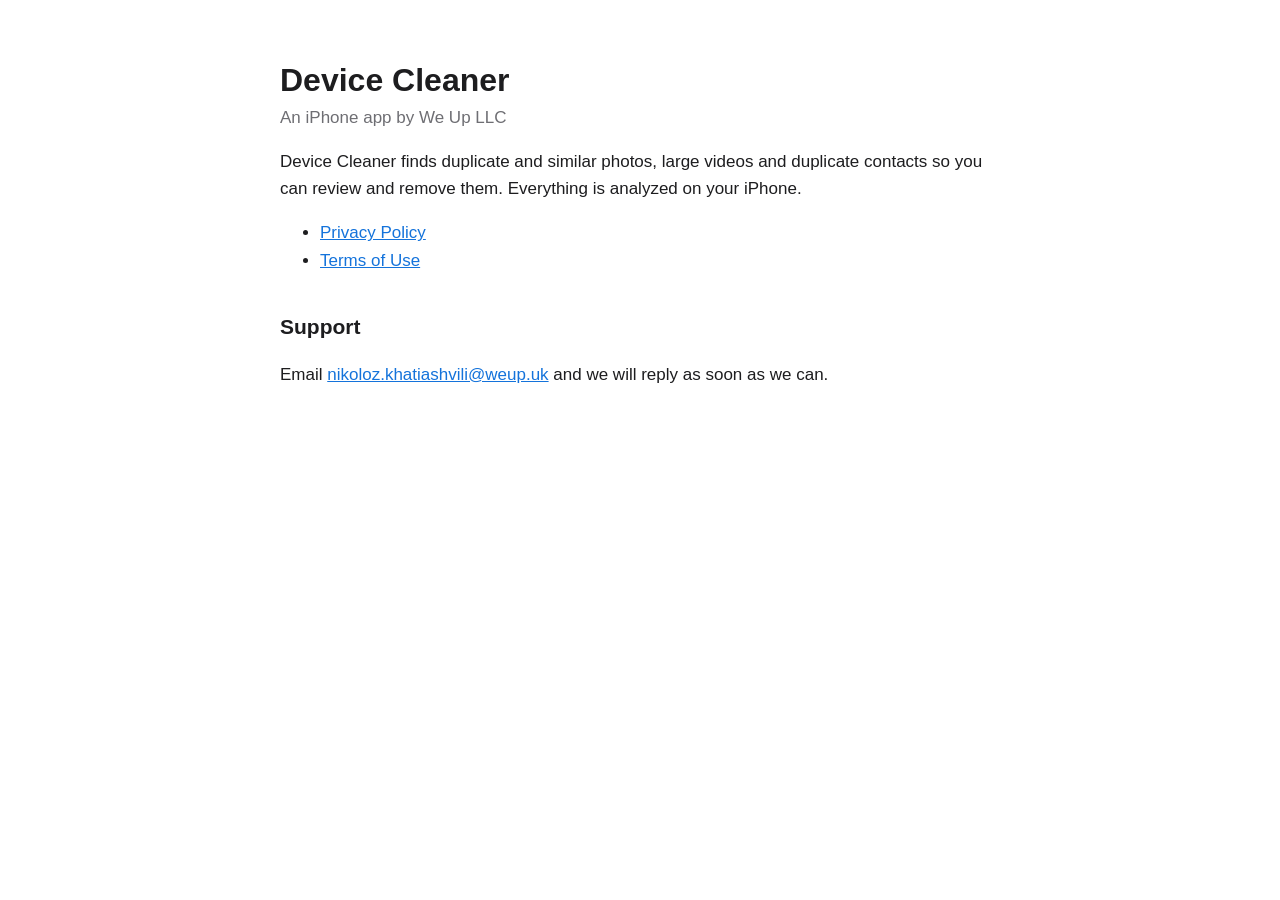
<file: index.html>
<!DOCTYPE html>
<html lang="en"><head><meta charset="utf-8"><meta name="viewport" content="width=device-width,initial-scale=1">
<title>Device Cleaner by We Up LLC</title><link rel="stylesheet" href="style.css"></head><body>
<h1>Device Cleaner</h1>
<p class="meta">An iPhone app by We Up LLC</p>
<p>Device Cleaner finds duplicate and similar photos, large videos and duplicate contacts so you can review and remove them. Everything is analyzed on your iPhone.</p>
<ul>
<li><a href="privacy.html">Privacy Policy</a></li>
<li><a href="terms.html">Terms of Use</a></li>
</ul>
<h2>Support</h2>
<p>Email <a href="mailto:nikoloz.khatiashvili@weup.uk">nikoloz.khatiashvili@weup.uk</a> and we will reply as soon as we can.</p>
</body></html>
</file>
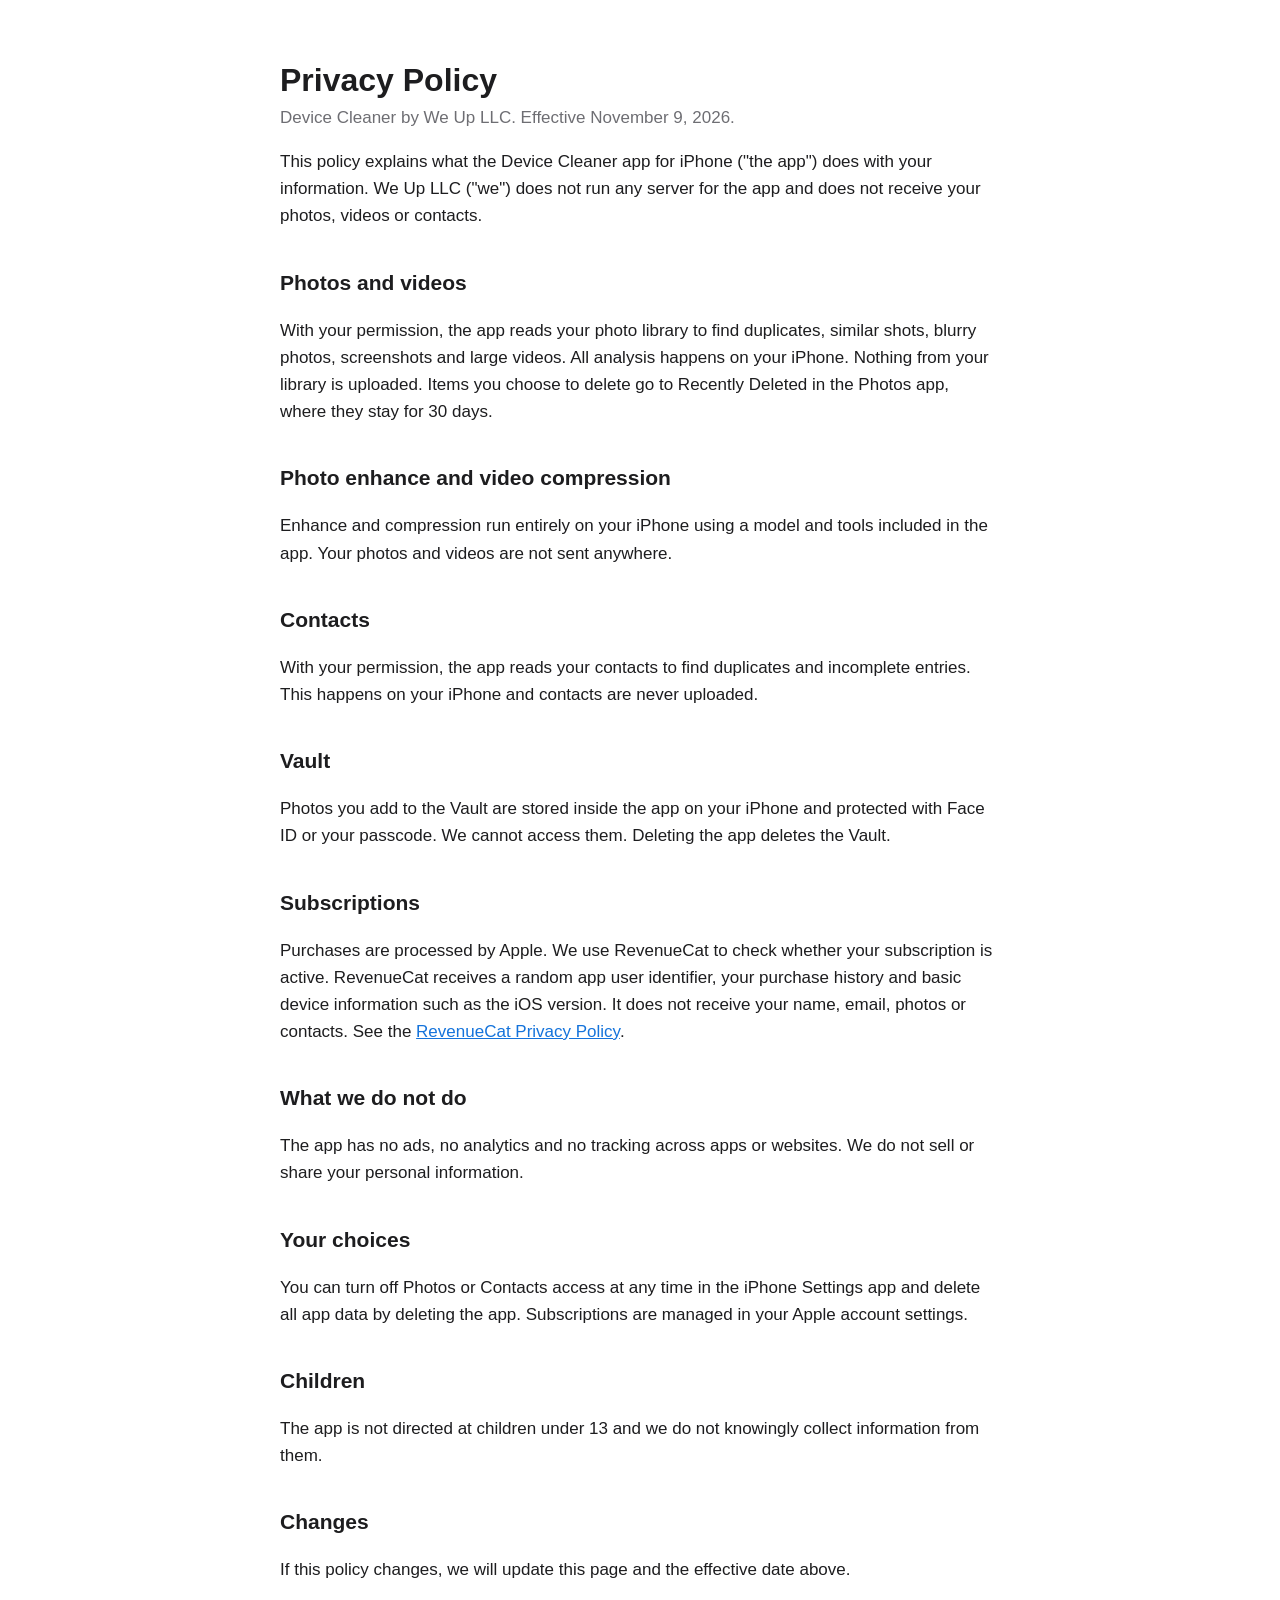
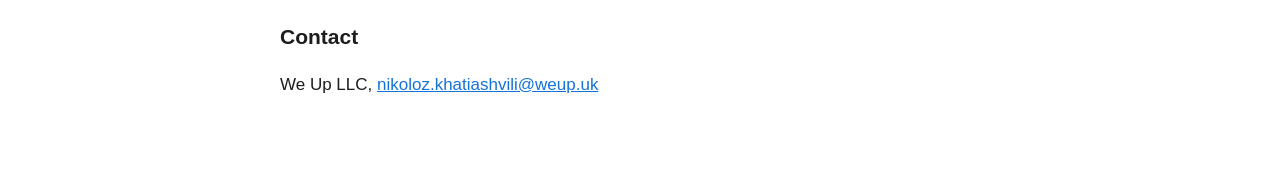
<file: privacy.html>
<!DOCTYPE html>
<html lang="en"><head><meta charset="utf-8"><meta name="viewport" content="width=device-width,initial-scale=1">
<title>Device Cleaner Privacy Policy</title><link rel="stylesheet" href="style.css"></head><body>
<h1>Privacy Policy</h1>
<p class="meta">Device Cleaner by We Up LLC. Effective November 9, 2026.</p>

<p>This policy explains what the Device Cleaner app for iPhone ("the app") does with your information. We Up LLC ("we") does not run any server for the app and does not receive your photos, videos or contacts.</p>

<h2>Photos and videos</h2>
<p>With your permission, the app reads your photo library to find duplicates, similar shots, blurry photos, screenshots and large videos. All analysis happens on your iPhone. Nothing from your library is uploaded. Items you choose to delete go to Recently Deleted in the Photos app, where they stay for 30 days.</p>

<h2>Photo enhance and video compression</h2>
<p>Enhance and compression run entirely on your iPhone using a model and tools included in the app. Your photos and videos are not sent anywhere.</p>

<h2>Contacts</h2>
<p>With your permission, the app reads your contacts to find duplicates and incomplete entries. This happens on your iPhone and contacts are never uploaded.</p>

<h2>Vault</h2>
<p>Photos you add to the Vault are stored inside the app on your iPhone and protected with Face ID or your passcode. We cannot access them. Deleting the app deletes the Vault.</p>


<h2>Subscriptions</h2>
<p>Purchases are processed by Apple. We use RevenueCat to check whether your subscription is active. RevenueCat receives a random app user identifier, your purchase history and basic device information such as the iOS version. It does not receive your name, email, photos or contacts. See the <a href="https://www.revenuecat.com/privacy">RevenueCat Privacy Policy</a>.</p>

<h2>What we do not do</h2>
<p>The app has no ads, no analytics and no tracking across apps or websites. We do not sell or share your personal information.</p>

<h2>Your choices</h2>
<p>You can turn off Photos or Contacts access at any time in the iPhone Settings app and delete all app data by deleting the app. Subscriptions are managed in your Apple account settings.</p>

<h2>Children</h2>
<p>The app is not directed at children under 13 and we do not knowingly collect information from them.</p>

<h2>Changes</h2>
<p>If this policy changes, we will update this page and the effective date above.</p>

<h2>Contact</h2>
<p>We Up LLC, <a href="mailto:nikoloz.khatiashvili@weup.uk">nikoloz.khatiashvili@weup.uk</a></p>
</body></html>
</file>
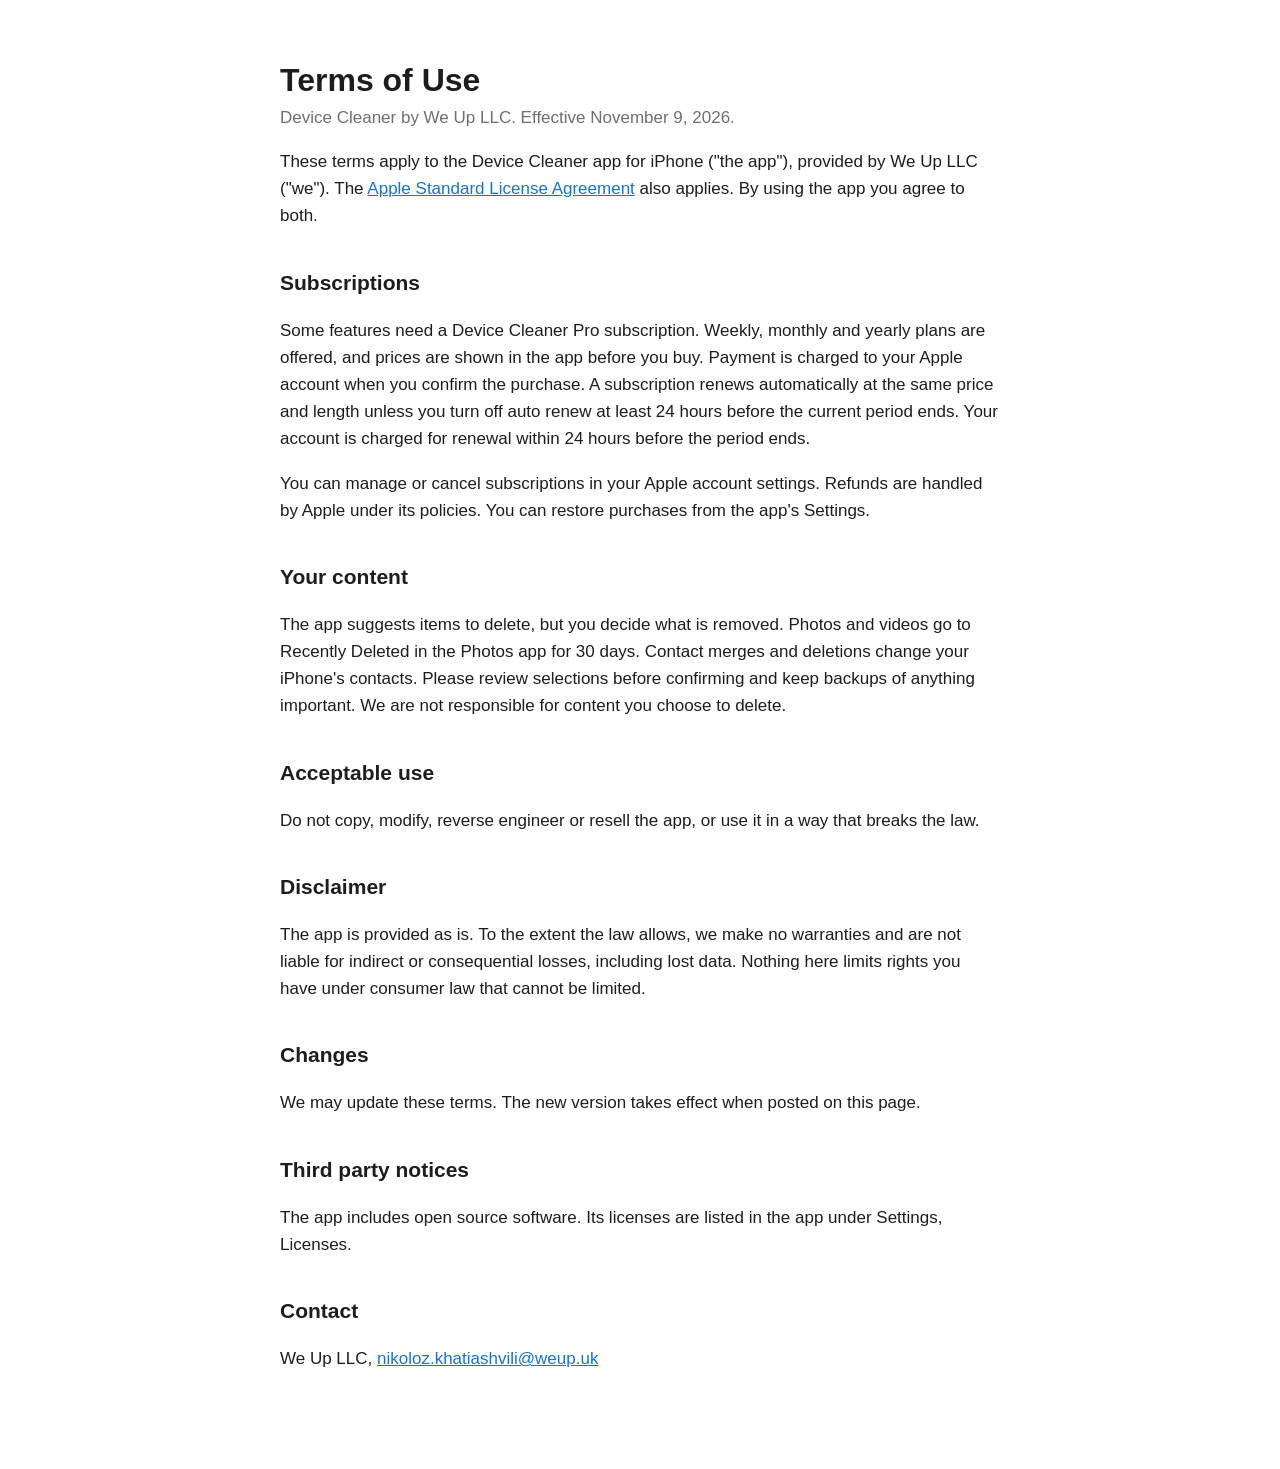
<file: terms.html>
<!DOCTYPE html>
<html lang="en"><head><meta charset="utf-8"><meta name="viewport" content="width=device-width,initial-scale=1">
<title>Device Cleaner Terms of Use</title><link rel="stylesheet" href="style.css"></head><body>
<h1>Terms of Use</h1>
<p class="meta">Device Cleaner by We Up LLC. Effective November 9, 2026.</p>

<p>These terms apply to the Device Cleaner app for iPhone ("the app"), provided by We Up LLC ("we"). The <a href="https://www.apple.com/legal/internet-services/itunes/dev/stdeula/">Apple Standard License Agreement</a> also applies. By using the app you agree to both.</p>

<h2>Subscriptions</h2>
<p>Some features need a Device Cleaner Pro subscription. Weekly, monthly and yearly plans are offered, and prices are shown in the app before you buy. Payment is charged to your Apple account when you confirm the purchase. A subscription renews automatically at the same price and length unless you turn off auto renew at least 24 hours before the current period ends. Your account is charged for renewal within 24 hours before the period ends.</p>
<p>You can manage or cancel subscriptions in your Apple account settings. Refunds are handled by Apple under its policies. You can restore purchases from the app's Settings.</p>

<h2>Your content</h2>
<p>The app suggests items to delete, but you decide what is removed. Photos and videos go to Recently Deleted in the Photos app for 30 days. Contact merges and deletions change your iPhone's contacts. Please review selections before confirming and keep backups of anything important. We are not responsible for content you choose to delete.</p>


<h2>Acceptable use</h2>
<p>Do not copy, modify, reverse engineer or resell the app, or use it in a way that breaks the law.</p>

<h2>Disclaimer</h2>
<p>The app is provided as is. To the extent the law allows, we make no warranties and are not liable for indirect or consequential losses, including lost data. Nothing here limits rights you have under consumer law that cannot be limited.</p>

<h2>Changes</h2>
<p>We may update these terms. The new version takes effect when posted on this page.</p>

<h2>Third party notices</h2>
<p>The app includes open source software. Its licenses are listed in the app under Settings, Licenses.</p>

<h2>Contact</h2>
<p>We Up LLC, <a href="mailto:nikoloz.khatiashvili@weup.uk">nikoloz.khatiashvili@weup.uk</a></p>
</body></html>
</file>
<file: style.css>
body{font:17px/1.6 -apple-system,BlinkMacSystemFont,"Helvetica Neue",sans-serif;color:#1d1d1f;max-width:720px;margin:0 auto;padding:40px 20px 80px}
h1{font-size:32px;line-height:1.2;margin-bottom:4px}
h2{font-size:21px;margin-top:36px}
p.meta{color:#6e6e73;margin-top:0}
a{color:#1473db}
@media (prefers-color-scheme:dark){body{background:#000;color:#f5f5f7}p.meta{color:#a1a1a6}a{color:#4a9ff5}}
</file>
